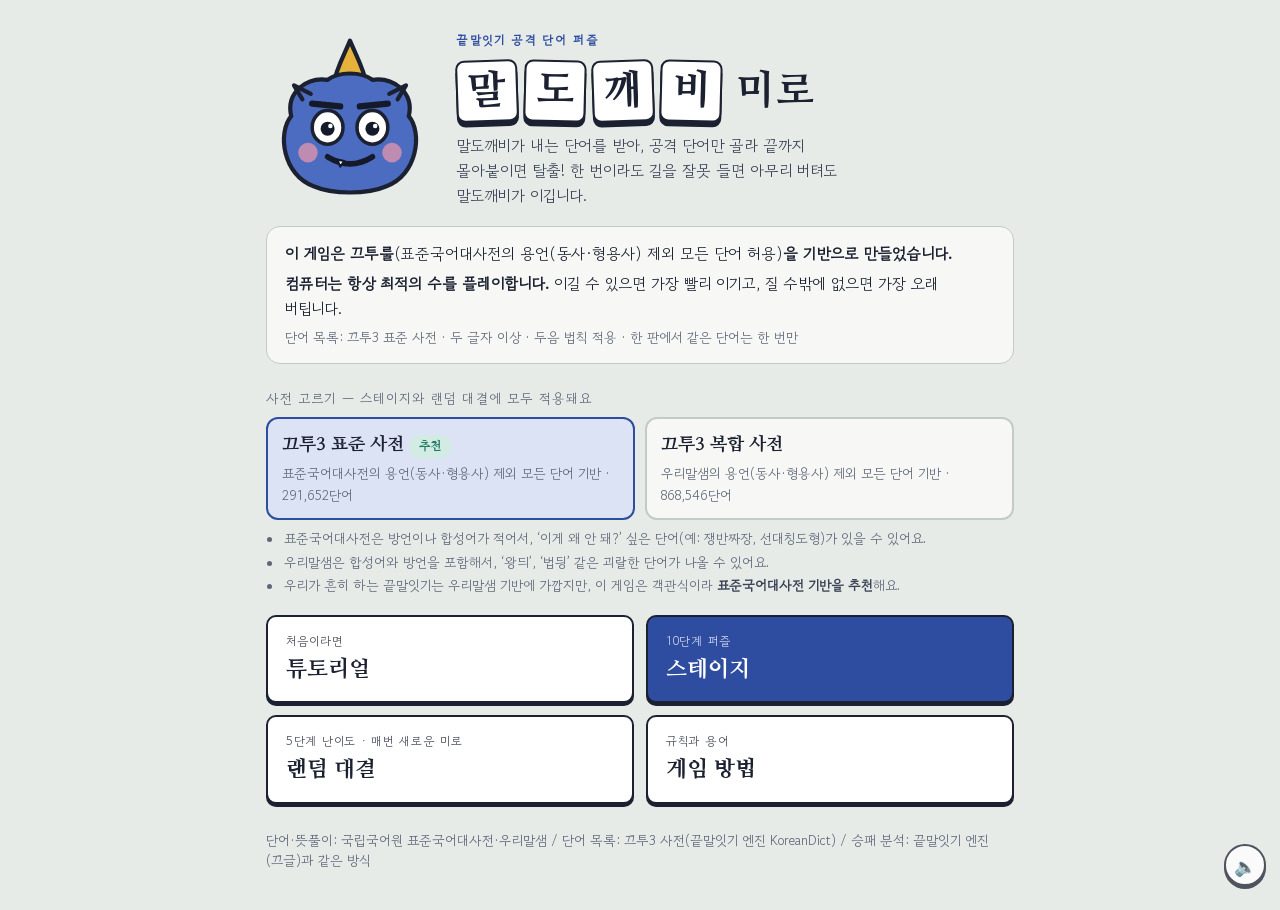
<file: index.html>
<!doctype html>
<html lang="ko">
<head>
<meta charset="utf-8">
<meta name="viewport" content="width=device-width, initial-scale=1, viewport-fit=cover">
<title>말도깨비 미로</title>
<link rel="preconnect" href="https://fonts.googleapis.com">
<link rel="preconnect" href="https://fonts.gstatic.com" crossorigin>
<link rel="stylesheet" href="https://fonts.googleapis.com/css2?family=Gowun+Batang:wght@400;700&family=Gowun+Dodum&family=Nanum+Myeongjo:wght@700;800&display=swap">
<link rel="stylesheet" href="css/style.css?v=15">
</head>
<body>
<div id="app">

  <!-- 불러오는 중 -->
  <section id="scr-load" class="screen screen-center">
    <div class="goblin-slot" data-size="lg"></div>
    <p class="load-title">사전을 펼치는 중…</p>
    <div class="bar" role="progressbar" aria-label="불러오는 중"><span id="load-bar"></span></div>
    <p id="load-msg" class="muted small">단어 29만 개와 뜻풀이를 불러오고 있어요.</p>
  </section>

  <!-- 첫 화면 -->
  <section id="scr-title" class="screen" hidden>
    <div class="title-hero">
      <div class="goblin-slot" data-size="xl"></div>
      <div class="title-text">
        <p class="eyebrow">끝말잇기 공격 단어 퍼즐</p>
        <h1 class="logo"><span class="tile">말</span><span class="tile">도</span><span class="tile">깨</span><span class="tile">비</span><span class="logo-rest">미로</span></h1>
        <p class="lede">말도깨비가 내는 단어를 받아, 공격 단어만 골라 끝까지 몰아붙이면 탈출! 한 번이라도 길을 잘못 들면 아무리 버텨도 말도깨비가 이깁니다.</p>
      </div>
    </div>

    <div class="rule-note" id="rule-note"></div>

    <div class="dict-pick">
      <h3 class="section-label">사전 고르기 <span class="muted small">— 스테이지와 랜덤 대결에 모두 적용돼요</span></h3>
      <div id="dict-choices-title" class="choice-row" role="radiogroup" aria-label="사전"></div>
      <ul class="dict-notes small muted">
        <li>표준국어대사전은 방언이나 합성어가 적어서, ‘이게 왜 안 돼?’ 싶은 단어(예: 쟁반짜장, 선대칭도형)가 있을 수 있어요.</li>
        <li>우리말샘은 합성어와 방언을 포함해서, ‘왕듸’, ‘법딍’ 같은 괴랄한 단어가 나올 수 있어요.</li>
        <li>우리가 흔히 하는 끝말잇기는 우리말샘 기반에 가깝지만, 이 게임은 객관식이라 <b>표준국어대사전 기반을 추천</b>해요.</li>
      </ul>
    </div>

    <nav class="menu">
      <button class="menu-btn" data-go="tutorial"><span class="menu-k">처음이라면</span><span class="menu-t">튜토리얼</span></button>
      <button class="menu-btn primary" data-go="stages"><span class="menu-k">10단계 퍼즐</span><span class="menu-t">스테이지</span></button>
      <button class="menu-btn" data-go="random"><span class="menu-k">5단계 난이도 · 매번 새로운 미로</span><span class="menu-t">랜덤 대결</span></button>
      <button class="menu-btn" data-go="help"><span class="menu-k">규칙과 용어</span><span class="menu-t">게임 방법</span></button>
    </nav>

    <footer class="credits small muted">
      단어·뜻풀이: 국립국어원 표준국어대사전·우리말샘 / 단어 목록: 끄투3 사전(끝말잇기 엔진 KoreanDict) / 승패 분석: 끝말잇기 엔진(끄글)과 같은 방식
    </footer>
  </section>

  <!-- 스테이지 목록 -->
  <section id="scr-stages" class="screen" hidden>
    <header class="topbar">
      <button class="back" data-go="title" aria-label="처음으로">←</button>
      <h2>스테이지</h2>
      <span class="chip" id="stage-progress"></span>
    </header>
    <h3 class="section-label">숫자는 이기기까지 걸리는 수예요. 아무 단계나 골라 도전하세요.</h3>
    <div id="stage-grid" class="stage-grid"></div>
  </section>

  <!-- 랜덤 대결 설정 -->
  <section id="scr-random" class="screen" hidden>
    <header class="topbar">
      <button class="back" data-go="title" aria-label="처음으로">←</button>
      <h2>랜덤 대결</h2>
      <span class="chip" id="random-dict"></span>
    </header>
    <p class="muted">고른 난이도 안에서 매번 새로운 시작 단어와 보기로 미로가 만들어져요. 사전은 처음 화면에서 바꿀 수 있어요.</p>
    <h3 class="section-label">난이도</h3>
    <div id="level-choices" class="choice-row" role="radiogroup" aria-label="난이도"></div>
    <div class="actions">
      <button id="random-start" class="btn primary">미로 들어가기</button>
    </div>
  </section>

  <!-- 게임 방법 -->
  <section id="scr-help" class="screen" hidden>
    <header class="topbar">
      <button class="back" data-go="title" aria-label="처음으로">←</button>
      <h2>게임 방법</h2>
    </header>
    <div class="help">
      <h3>한 판의 흐름</h3>
      <p>화면은 아래에서 위로 올라가는 미로 지도예요. 갈림길마다 길 끝에 단어 팻말이 하나씩 붙어 있고, 길을 고르면 캐릭터가 그 길로 걸어갑니다. 지나온 길 바닥에는 내가 고른 단어와 <b>말도깨비가 받아친 단어</b>가 적혀요. 고르지 않은 길은 그 자리에서 막힙니다.</p>
      <p>말도깨비가 이을 단어를 찾지 못하면 <b>출구</b>가 열려 탈출하고, 내가 이을 단어가 없으면 <b>막다른 길</b>에서 끝납니다.</p>
      <h3>미로</h3>
      <p>게임은 항상 <b>여러분이 이길 수 있는 글자</b>를 받으면서 시작합니다. 보기 가운데 공격 단어를 계속 고르면 결국 말도깨비가 막혀 탈출합니다. 한 번이라도 길을 잘못 들면, 게임은 계속되지만 말도깨비가 반드시 이깁니다. 끝난 뒤 <b>복기</b>에서 어디서 길을 잃었는지 볼 수 있어요.</p>
      <h3>용어</h3>
      <dl class="terms">
        <dt>한방 단어</dt><dd>상대가 이을 단어가 하나도 없는 글자로 끝나는 단어. 예: 사기꾼 (‘꾼’으로 시작하는 단어가 없음)</dd>
        <dt>공격 단어</dt><dd>상대에게 ‘지는 글자’를 넘겨, 상대가 무엇을 해도 결국 이기게 되는 단어</dd>
        <dt>방어 단어</dt><dd>질 수밖에 없는 글자를 받았을 때 최대한 오래 버티려고 내는 단어</dd>
        <dt>N수 승리 / N수 패배</dt><dd>그 단어를 포함해, 양쪽이 최선을 다했을 때 게임이 끝나기까지 오가는 단어 수. 예: ‘탕’은 11수 승리 글자라서, ‘탕’을 넘겨주는 ‘탕탕’은 12수 패배입니다.</dd>
        <dt>돌림 단어</dt><dd>자기 자신의 글자로 돌아오는 단어(예: 껑껑). 순서를 한 번 넘기는 효과가 있어서 승패를 뒤집기도 합니다.</dd>
        <dt>두음 법칙</dt><dd>‘력’을 받으면 ‘역’으로도, ‘로’를 받으면 ‘노’로도 시작할 수 있습니다 (끄투와 같은 범위).</dd>
      </dl>
      <h3>아이템</h3>
      <dl class="terms">
        <dt>형세 판단</dt><dd>지금 받은 글자에서, 둘 다 최선을 다하면 몇 수 후에 누가 이기는지 알려 줘요.</dd>
        <dt>수 읽기</dt><dd>보기마다, 그 단어를 내면 말도깨비가 무슨 단어로 받아칠지 보여 줘요.</dd>
        <dt>최선의 수</dt><dd>보기 중 최선의 수에 표시해요. 이길 수 있으면 가장 빨리 이기는 수, 질 수밖에 없으면 가장 오래 버티는 수예요.</dd>
        <dt>전 턴으로 돌아가기</dt><dd>내가 낸 단어와 말도깨비의 대답을 취소하고 바로 전 내 차례로 돌아가요. 막혀서 졌을 때는 게임 오버 전에 쓸지 먼저 물어봐요.</dd>
      </dl>
      <p class="small muted">아이템은 모든 스테이지와 랜덤 대결에서 함께 쓰고, 한 차례에 종류마다 한 번씩 쓸 수 있어요. 아이템은 관리자가 게임 화면의 ‘아이템 추가’에서 넣어 줍니다.</p>
      <h3>규칙</h3>
      <ul>
        <li>끄투룰: 고른 사전(표준국어대사전 기반 또는 우리말샘 기반)에서 <b>용언(동사·형용사)을 제외한 모든 단어</b>를 허용합니다. 명사뿐 아니라 부사·감탄사·관형사·수사·대명사·의존 명사·구·품사 없는 말까지 쓸 수 있고, 동사·형용사는 끄투처럼 쓰지 않습니다.</li>
        <li>단어 목록은 끄투3 사전(표준 사전·복합 사전)을 따르며, 두 글자 이상이어야 합니다.</li>
        <li>한 판에서 이미 나온 단어는 다시 쓸 수 없습니다. 말도깨비는 이것까지 계산합니다.</li>
        <li>랜덤 대결에서는 보기에 없는 단어를 <b>직접 입력</b>할 수도 있어요. 단, 승패가 정해지지 않는 ‘루트’ 글자로 이어지는 단어는 쓸 수 없어요.</li>
        <li>말도깨비는 항상 최적의 수를 둡니다. 이길 수 있으면 가장 빨리 이기고, 질 수밖에 없으면 가장 오래 버팁니다.</li>
      </ul>
      <p class="small muted">승패 분석은 끝말잇기 엔진(끄글)과 같은 방식입니다. 서로 짝지어 주고받을 수 있는 순환 단어(돌림 단어 짝, 두 글자 순환)는 승패를 바꾸지 않으므로 계산에서 빼고, 끝까지 승패가 정해지지 않는 ‘루트’ 글자는 게임에 나오지 않습니다.</p>
    </div>
  </section>

  <!-- 게임 -->
  <section id="scr-game" class="screen game" hidden>
    <header class="topbar">
      <button class="back" id="game-exit" aria-label="나가기">←</button>
      <h2 id="game-title">스테이지</h2>
      <span class="chip" id="game-dict"></span>
      <span class="chip" id="game-turn"></span>
      <button class="btn small-btn" id="game-retry" title="이 판을 처음부터 다시 해요">다시 하기</button>
    </header>

    <div class="opponent">
      <div class="goblin-slot" data-size="md" id="game-goblin"></div>
      <div class="bubble" id="cpu-bubble" aria-live="polite">
        <div class="bubble-word" id="cpu-word"></div>
        <p class="bubble-def" id="cpu-def"></p>
      </div>
    </div>

    <ol class="chain" id="chain" aria-label="지금까지 나온 단어"></ol>

    <div class="prompt" id="prompt">
      <span class="tile big" id="prompt-char">탕</span>
      <div class="prompt-text">
        <p id="prompt-line">으로 시작하는 단어를 고르세요</p>
        <p class="small muted" id="prompt-alt"></p>
      </div>
    </div>

    <div class="items" id="items" role="group" aria-label="아이템">
      <button class="item" data-item="state" title="둘 다 최선을 다하면 몇 수 후에 이기는지 지는지 알려 줘요"><span class="item-t">형세 판단</span><span class="item-n" id="n-state">0</span></button>
      <button class="item" data-item="peek" title="보기마다 말도깨비가 어떻게 받아칠지 보여 줘요"><span class="item-t">수 읽기</span><span class="item-n" id="n-peek">0</span></button>
      <button class="item" data-item="best" title="보기 중 최선의 수를 알려 줘요"><span class="item-t">최선의 수</span><span class="item-n" id="n-best">0</span></button>
      <button class="item" data-item="undo" title="내 단어와 말도깨비의 대답을 취소하고 바로 전 내 차례로 돌아가요"><span class="item-t">전 턴으로</span><span class="item-n" id="n-undo">0</span></button>
      <button class="item-add" id="item-add">아이템 추가</button>
    </div>
    <p class="item-note" id="item-note" hidden></p>

    <div class="coach" id="coach" hidden></div>

    <div class="map" id="map">
      <div class="map-inner" id="map-inner">
        <svg class="map-svg" id="map-svg" aria-hidden="true"></svg>
        <div class="options" id="options" role="group" aria-label="갈림길"></div>
        <div class="walker" id="walker" aria-hidden="true"></div>
      </div>
    </div>

    <form class="direct" id="direct" autocomplete="off" hidden>
      <button type="button" class="linklike" id="direct-toggle">보기에 없는 단어를 알고 있다면? <b>직접 입력</b></button>
      <div class="direct-row" id="direct-row" hidden>
        <input type="text" id="direct-input" lang="ko" maxlength="30" placeholder="단어 입력" aria-label="직접 입력할 단어">
        <button type="submit" class="btn primary" id="direct-go">내기</button>
      </div>
      <p class="err" id="direct-err" role="alert"></p>
    </form>
  </section>

  <!-- 관리자: 아이템 추가 -->
  <div id="admin" class="overlay center" hidden>
    <form class="sheet admin-sheet" id="admin-form" role="dialog" aria-modal="true" aria-labelledby="admin-title" autocomplete="off">
      <h2 id="admin-title">아이템 추가</h2>
      <p class="muted small" id="admin-msg"></p>

      <div class="admin-step" data-step="setup">
        <label class="field"><span>새 관리자 암호 (4자 이상)</span><input type="password" id="adm-new1"></label>
        <label class="field"><span>한 번 더</span><input type="password" id="adm-new2"></label>
      </div>

      <div class="admin-step" data-step="grant">
        <label class="field"><span>관리자 암호</span><input type="password" id="adm-pw"></label>
        <fieldset class="field">
          <legend>아이템</legend>
          <div class="seg">
            <label><input type="radio" name="adm-item" value="state" checked><span>형세 판단</span></label>
            <label><input type="radio" name="adm-item" value="peek"><span>수 읽기</span></label>
            <label><input type="radio" name="adm-item" value="best"><span>최선의 수</span></label>
            <label><input type="radio" name="adm-item" value="undo"><span>전 턴으로 돌아가기</span></label>
          </div>
        </fieldset>
        <label class="field"><span>개수 (빼려면 앞에 - 를 붙여요, 예: -2)</span><input type="number" id="adm-count" min="-99" max="99" value="1"></label>
        <button type="button" class="linklike" id="adm-to-change">관리자 암호 바꾸기</button>
      </div>

      <div class="admin-step" data-step="change">
        <label class="field"><span>지금 암호</span><input type="password" id="adm-old"></label>
        <label class="field"><span>새 암호 (4자 이상)</span><input type="password" id="adm-c1"></label>
        <label class="field"><span>한 번 더</span><input type="password" id="adm-c2"></label>
      </div>

      <p class="err" id="admin-err" role="alert"></p>
      <div class="actions">
        <button type="button" class="btn" id="adm-cancel">닫기</button>
        <button type="submit" class="btn primary" id="adm-ok">추가</button>
      </div>
    </form>
  </div>

  <!-- 졌을 때: 전 턴으로 돌아갈까요? -->
  <div id="ask" class="overlay center" hidden>
    <div class="sheet ask-sheet" role="dialog" aria-modal="true" aria-labelledby="ask-title">
      <div class="result-head lose">
        <div class="goblin-slot" data-size="md" id="ask-goblin"></div>
        <div>
          <h2 id="ask-title">막혔어요!</h2>
          <p id="ask-msg"></p>
          <p class="small muted" id="ask-left"></p>
        </div>
      </div>
      <div class="actions">
        <button class="btn" id="ask-no">아니요</button>
        <button class="btn primary" id="ask-yes">전 턴으로 돌아가기</button>
      </div>
    </div>
  </div>

  <div class="tip" id="tip" role="tooltip" hidden></div>

  <div class="toast" id="toast" role="status" hidden></div>

  <!-- 결과 -->
  <div id="result" class="overlay" hidden>
    <div class="sheet" role="dialog" aria-modal="true" aria-labelledby="result-title">
      <div class="result-head">
        <div class="goblin-slot" data-size="md" id="result-goblin"></div>
        <div>
          <p class="eyebrow" id="result-kicker"></p>
          <h2 id="result-title"></h2>
          <p id="result-msg"></p>
          <p class="dueum-note small" id="result-note" hidden></p>
        </div>
      </div>
      <h3 class="section-label">복기</h3>
      <ol class="review" id="review"></ol>
      <div class="actions">
        <button class="btn" id="res-list">목록으로</button>
        <button class="btn" id="res-retry">다시 하기</button>
        <button class="btn primary" id="res-next">다음 단계</button>
      </div>
    </div>
  </div>

</div>
<audio id="bgm-lobby" preload="auto" src="audio/bgm_lobby.mp3?v=12"></audio>
<audio id="bgm-game" preload="auto" src="audio/bgm_game.mp3?v=12"></audio>
<button id="mute" class="mute" aria-pressed="false" title="소리 끄기/켜기" aria-label="소리 끄기">🔈</button>
<script src="js/engine.js?v=15"></script>
<script src="js/sha256.js?v=15"></script>
<script src="js/sound.js?v=15"></script>
<script src="js/goblin.js?v=15"></script>
<script src="js/game.js?v=15"></script>
</body>
</html>
</file>
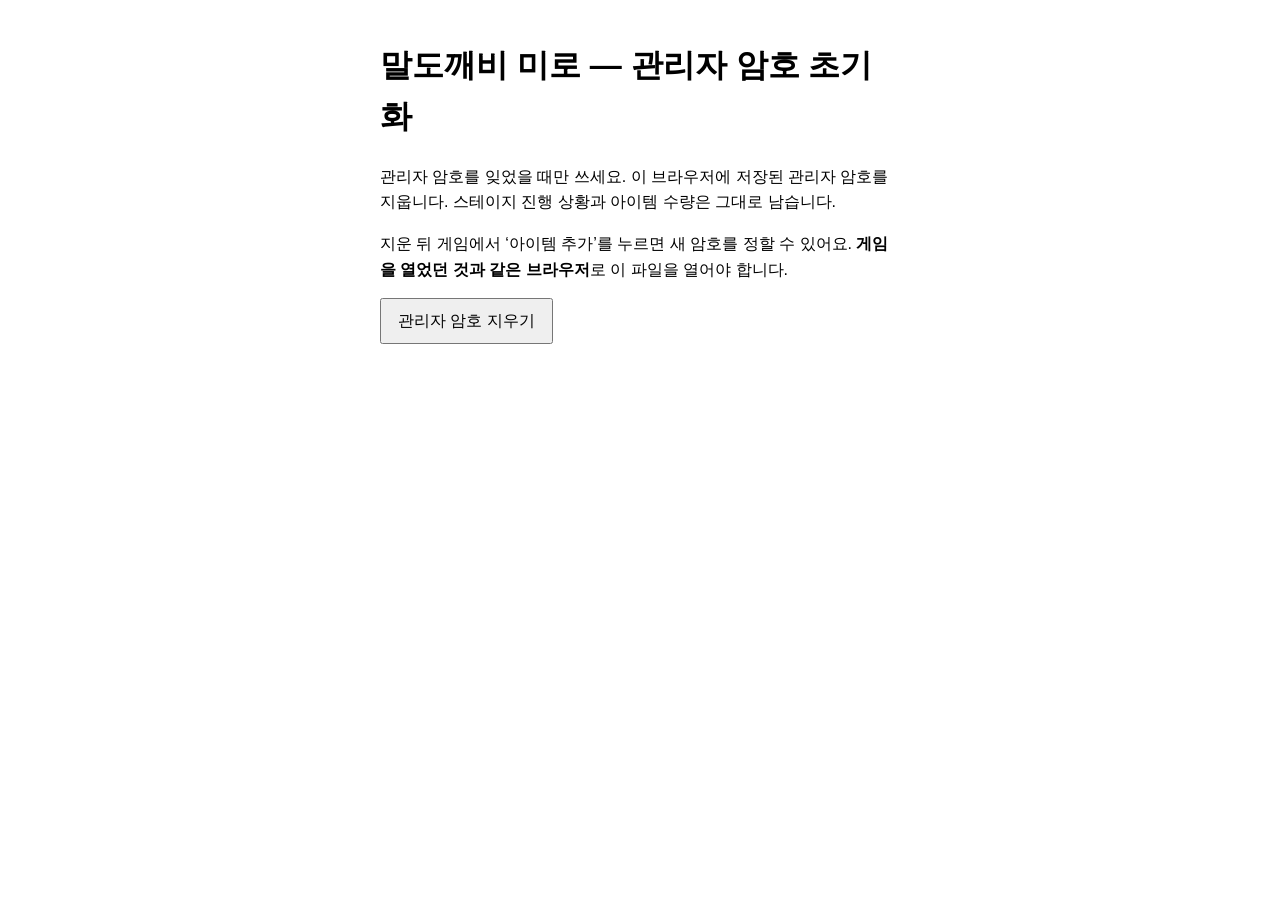
<file: tools/reset_admin.html>
<!doctype html>
<html lang="ko">
<head>
<meta charset="utf-8">
<title>관리자 암호 초기화</title>
<style>
  body { font-family: "Malgun Gothic", sans-serif; max-width: 520px; margin: 40px auto; padding: 0 16px; line-height: 1.6; }
  button { font: inherit; padding: 8px 16px; cursor: pointer; }
  #msg { margin-top: 12px; font-weight: bold; }
</style>
</head>
<body>
<h1>말도깨비 미로 — 관리자 암호 초기화</h1>
<p>관리자 암호를 잊었을 때만 쓰세요. 이 브라우저에 저장된 관리자 암호를 지웁니다. 스테이지 진행 상황과 아이템 수량은 그대로 남습니다.</p>
<p>지운 뒤 게임에서 ‘아이템 추가’를 누르면 새 암호를 정할 수 있어요. <b>게임을 열었던 것과 같은 브라우저</b>로 이 파일을 열어야 합니다.</p>
<button id="go">관리자 암호 지우기</button>
<p id="msg"></p>
<script>
document.getElementById('go').onclick = function () {
  if (!confirm('관리자 암호를 지울까요?')) return;
  try { localStorage.removeItem('km-maze-admin'); document.getElementById('msg').textContent = '지웠어요. 이제 게임에서 새 암호를 정하세요.'; }
  catch (e) { document.getElementById('msg').textContent = '지우지 못했어요: ' + e.message; }
};
</script>
</body>
</html>
</file>
<file: css/style.css>
/* 말도깨비 미로 — 쪽빛·치자·청자·연지, 활자 블록 */
:root {
  color-scheme: light;
  --bg: #E6EBE8;
  --bg-deep: #D9E0DC;
  --surface: #F7F8F5;
  --surface-2: #FFFFFF;
  --ink: #1B2130;
  --ink-soft: #3A4254;
  --muted: #5E6778;
  --line: #C3CBC7;
  --accent: #2F4DA0;
  --accent-ink: #FFFFFF;
  --accent-soft: #DCE3F4;
  --gold: #D99F25;
  --gold-soft: #F5E1AE;
  --win: #237C65;
  --win-soft: #D3ECE3;
  --lose: #B83450;
  --lose-soft: #F5D8DE;
  --seal: #C4452F;
  --gob-skin: #4C6CC2;
  --gob-dark: #1B2130;
  --gob-horn: #E6B23C;
  --gob-cheek: #F09AA8;
  --overlay: rgba(20, 26, 40, .5);
  --shadow: 0 1px 0 rgba(27, 33, 48, .05), 0 12px 28px -18px rgba(27, 33, 48, .45);

  --f-display: "Nanum Myeongjo", "Batang", "바탕", "AppleMyungjo", "Noto Serif KR", serif;
  --f-body: "Gowun Dodum", "Malgun Gothic", "맑은 고딕", "Apple SD Gothic Neo", "Noto Sans KR", sans-serif;
  --f-dict: "Gowun Batang", "Batang", "바탕", "AppleMyungjo", serif;

  --t-xs: 12px; --t-sm: 13.5px; --t-md: 15.5px; --t-lg: 18px; --t-xl: 22px; --t-2xl: 30px; --t-3xl: 44px;
  --r: 10px;
}
@media (prefers-color-scheme: dark) {
  :root:not([data-theme="light"]) {
    color-scheme: dark;
    --bg: #10152A;
    --bg-deep: #0B0F20;
    --surface: #182038;
    --surface-2: #1E2744;
    --ink: #E8EBF3;
    --ink-soft: #C4CADA;
    --muted: #97A0B7;
    --line: #2F3956;
    --accent: #8EA7F2;
    --accent-ink: #0F1426;
    --accent-soft: #24304F;
    --gold: #F0C25A;
    --gold-soft: #3B3322;
    --win: #56C7A5;
    --win-soft: #16392F;
    --lose: #EE7890;
    --lose-soft: #43202C;
    --seal: #EB7A63;
    --gob-skin: #5E80D8;
    --gob-dark: #0B0F20;
    --gob-horn: #F0C25A;
    --gob-cheek: #E88E9F;
    --overlay: rgba(4, 6, 14, .66);
    --shadow: 0 1px 0 rgba(0, 0, 0, .2), 0 14px 30px -18px rgba(0, 0, 0, .8);
  }
}
:root[data-theme="dark"] {
  color-scheme: dark;
  --bg: #10152A;
  --bg-deep: #0B0F20;
  --surface: #182038;
  --surface-2: #1E2744;
  --ink: #E8EBF3;
  --ink-soft: #C4CADA;
  --muted: #97A0B7;
  --line: #2F3956;
  --accent: #8EA7F2;
  --accent-ink: #0F1426;
  --accent-soft: #24304F;
  --gold: #F0C25A;
  --gold-soft: #3B3322;
  --win: #56C7A5;
  --win-soft: #16392F;
  --lose: #EE7890;
  --lose-soft: #43202C;
  --seal: #EB7A63;
  --gob-skin: #5E80D8;
  --gob-dark: #0B0F20;
  --gob-horn: #F0C25A;
  --gob-cheek: #E88E9F;
  --overlay: rgba(4, 6, 14, .66);
  --shadow: 0 1px 0 rgba(0, 0, 0, .2), 0 14px 30px -18px rgba(0, 0, 0, .8);
}

* { box-sizing: border-box; }
html, body { height: 100%; }
body {
  margin: 0;
  background: var(--bg);
  color: var(--ink);
  font-family: var(--f-body);
  font-size: var(--t-md);
  line-height: 1.6;
  -webkit-font-smoothing: antialiased;
  word-break: keep-all;
  overflow-wrap: anywhere;
}
[hidden] { display: none !important; }
button { font: inherit; color: inherit; }
:focus-visible { outline: 3px solid var(--gold); outline-offset: 2px; }

#app {
  max-width: 780px;
  margin: 0 auto;
  padding-inline: 16px;
  padding-block: 18px 40px;
  min-height: 100%;
}
.screen { display: flex; flex-direction: column; gap: 18px; }
.screen-center { align-items: center; justify-content: center; min-height: 80vh; text-align: center; }
.muted { color: var(--muted); }
.small { font-size: var(--t-sm); }
h1, h2, h3 { margin: 0; text-wrap: balance; }
p { margin: 0; }

.eyebrow {
  font-size: var(--t-xs);
  letter-spacing: .14em;
  color: var(--accent);
  font-weight: 700;
}
.section-label {
  font-size: var(--t-sm);
  letter-spacing: .08em;
  color: var(--muted);
  font-weight: 400;
  margin-top: 6px;
}

/* ---------- 활자 블록 ---------- */
.tile {
  display: inline-grid;
  place-items: center;
  width: 1.55em;
  height: 1.55em;
  font-family: var(--f-display);
  font-weight: 800;
  line-height: 1;
  background: var(--surface-2);
  color: var(--ink);
  border: 2px solid var(--ink);
  border-radius: .22em;
  box-shadow: 0 .12em 0 var(--ink);
}
.tile.big { font-size: 46px; background: var(--gold-soft); }
.tile.hot { background: var(--gold-soft); }
.tile.win { background: var(--win-soft); }
.tile.lose { background: var(--lose-soft); }
.stamp { animation: stamp .42s cubic-bezier(.2, .9, .3, 1.2) both; }
@keyframes stamp {
  0% { transform: scale(1.35) rotate(-5deg); opacity: 0; }
  60% { transform: scale(.95) rotate(1deg); opacity: 1; }
  100% { transform: none; }
}

/* ---------- 버튼 ---------- */
.btn, .menu-btn, .back {
  cursor: pointer;
  background: var(--surface-2);
  border: 2px solid var(--ink);
  border-radius: var(--r);
  box-shadow: 0 3px 0 var(--ink);
  transition: transform .08s, box-shadow .08s, background .15s;
}
.btn { padding: 10px 18px; font-size: var(--t-md); }
.btn:hover, .menu-btn:hover, .back:hover { background: var(--accent-soft); }
.btn:active, .menu-btn:active, .back:active { transform: translateY(2px); box-shadow: 0 1px 0 var(--ink); }
.btn.primary, .menu-btn.primary { background: var(--accent); color: var(--accent-ink); }
.btn.primary:hover, .menu-btn.primary:hover { filter: brightness(1.08); background: var(--accent); }
.btn:disabled { opacity: .45; cursor: not-allowed; }
.back { width: 40px; height: 40px; display: grid; place-items: center; font-size: 18px; padding: 0; flex: none; }
.actions { display: flex; flex-wrap: wrap; gap: 10px; justify-content: flex-end; }

.chip {
  display: inline-flex;
  align-items: center;
  gap: 4px;
  padding: 2px 10px;
  border-radius: 999px;
  background: var(--bg-deep);
  color: var(--ink-soft);
  font-size: var(--t-xs);
  white-space: nowrap;
}
.chip.win { background: var(--win-soft); color: var(--win); }
.chip.lose { background: var(--lose-soft); color: var(--lose); }

/* ---------- 불러오기 ---------- */
.load-title { font-family: var(--f-display); font-weight: 800; font-size: var(--t-xl); }
.bar { width: min(320px, 80vw); height: 10px; border: 2px solid var(--ink); border-radius: 999px; overflow: hidden; background: var(--surface-2); }
.bar span { display: block; height: 100%; width: 0; background: var(--accent); transition: width .2s; }

/* ---------- 말도깨비 ---------- */
.goblin-slot { position: relative; flex: none; }
.goblin-slot[data-size="xl"] { width: 168px; height: 168px; }
.goblin-slot[data-size="lg"] { width: 120px; height: 120px; }
.goblin-slot[data-size="md"] { width: 84px; height: 84px; }
.goblin { width: 100%; height: 100%; overflow: visible; }
.gb-skin { fill: var(--gob-skin); stroke: var(--gob-dark); stroke-width: 3; }
.gb-horn { fill: var(--gob-horn); stroke: var(--gob-dark); stroke-width: 3; stroke-linejoin: round; }
.gb-hornband { stroke: var(--gob-dark); stroke-width: 3; }
.gb-tuft { fill: none; stroke: var(--gob-dark); stroke-width: 3; stroke-linecap: round; stroke-linejoin: round; }
.gb-eye { fill: #FFFFFF; stroke: var(--gob-dark); stroke-width: 2.5; }
.gb-pupil { fill: #141A2A; }
.gb-shine { fill: #FFFFFF; }
.gb-line { fill: none; stroke: #141A2A; stroke-linecap: round; }
.gb-mouth { fill: #3A1520; stroke: #141A2A; stroke-width: 3; stroke-linejoin: round; }
.gb-fang { fill: #FFFFFF; stroke: #141A2A; stroke-width: 1.5; stroke-linejoin: round; }
.gb-cheek { fill: var(--gob-cheek); opacity: .7; }
.gb-sweat { fill: #9FD3F0; stroke: #141A2A; stroke-width: 1.5; }
.goblin.mood-idle { animation: bob 3.2s ease-in-out infinite; transform-origin: 50% 90%; }
.goblin.mood-shock { animation: shake .4s ease-in-out 2; }
.goblin.mood-smug, .goblin.mood-cheer { animation: hop .6s ease-out 1; }
@keyframes bob { 50% { transform: translateY(-3px) rotate(-1.5deg); } }
@keyframes shake { 25% { transform: translateX(-4px); } 75% { transform: translateX(4px); } }
@keyframes hop { 40% { transform: translateY(-8px); } }
.goblin-dots { position: absolute; right: -6px; top: 2px; display: flex; gap: 3px; }
.goblin-dots i { width: 6px; height: 6px; border-radius: 50%; background: var(--ink); animation: dot 1s infinite ease-in-out; }
.goblin-dots i:nth-child(2) { animation-delay: .15s; }
.goblin-dots i:nth-child(3) { animation-delay: .3s; }
@keyframes dot { 50% { transform: translateY(-5px); opacity: .4; } }

/* ---------- 첫 화면 ---------- */
.title-hero { display: flex; align-items: center; gap: 22px; margin-top: 12px; }
.title-text { display: flex; flex-direction: column; gap: 10px; min-width: 0; }
.logo { display: flex; flex-wrap: wrap; align-items: center; gap: 6px; font-size: 40px; }
.logo .tile { font-size: 40px; }
.logo .tile:nth-child(odd) { transform: rotate(-2deg); }
.logo .tile:nth-child(even) { transform: rotate(1.5deg); }
.logo-rest { font-family: var(--f-display); font-weight: 800; margin-left: 8px; letter-spacing: .04em; }
.lede { color: var(--ink-soft); max-width: 46ch; }
.rule-note {
  background: var(--surface);
  border: 1.5px solid var(--line);
  border-radius: 14px;
  padding: 14px 18px;
  display: flex;
  flex-direction: column;
  gap: 6px;
}
.menu { display: grid; grid-template-columns: repeat(2, minmax(0, 1fr)); gap: 12px; }
.menu-btn { display: flex; flex-direction: column; align-items: flex-start; gap: 2px; padding: 14px 18px; text-align: left; }
.menu-k { font-size: var(--t-xs); letter-spacing: .06em; opacity: .8; }
.menu-t { font-family: var(--f-display); font-weight: 800; font-size: var(--t-xl); }
.credits { margin-top: 8px; line-height: 1.5; }

/* ---------- 상단 바 ---------- */
.topbar { display: flex; align-items: center; gap: 10px; flex-wrap: wrap; }
.topbar h2 { font-family: var(--f-display); font-weight: 800; font-size: var(--t-xl); margin-right: auto; }

/* ---------- 스테이지 ---------- */
.stage-grid { display: grid; grid-template-columns: repeat(auto-fill, minmax(118px, 1fr)); gap: 10px; }
.stage-grid.tut { grid-template-columns: repeat(auto-fill, minmax(200px, 1fr)); }
.stage {
  position: relative;
  cursor: pointer;
  display: flex;
  flex-direction: column;
  align-items: flex-start;
  gap: 4px;
  padding: 12px 14px;
  text-align: left;
  background: var(--surface);
  border: 1.5px solid var(--line);
  border-radius: 12px;
  transition: border-color .15s, transform .1s;
}
.stage:hover:not(:disabled) { border-color: var(--accent); transform: translateY(-1px); }
.stage:disabled { cursor: not-allowed; opacity: .5; }
.stage-no { font-family: var(--f-display); font-weight: 800; font-size: var(--t-2xl); line-height: 1; }
.stage-name { font-family: var(--f-display); font-weight: 800; font-size: var(--t-lg); }
.stage-start { font-size: var(--t-sm); color: var(--muted); }

/* ---------- 랜덤 설정 ---------- */
.choice-row { display: grid; grid-template-columns: repeat(auto-fit, minmax(160px, 1fr)); gap: 10px; }
.choice {
  cursor: pointer;
  display: flex; flex-direction: column; gap: 3px; align-items: flex-start; text-align: left;
  padding: 12px 14px;
  background: var(--surface);
  border: 2px solid var(--line);
  border-radius: 12px;
}
.choice[aria-checked="true"] { border-color: var(--accent); background: var(--accent-soft); }
.choice:disabled { opacity: .45; cursor: not-allowed; }
.choice-t { font-family: var(--f-display); font-weight: 800; font-size: var(--t-lg); }
.choice-d { font-size: var(--t-sm); color: var(--muted); }

/* ---------- 게임 ---------- */
.opponent { display: flex; align-items: flex-start; gap: 14px; }
.bubble {
  position: relative;
  flex: 1;
  min-width: 0;
  min-height: 84px;
  background: var(--surface-2);
  border: 2px solid var(--ink);
  border-radius: 14px;
  padding: 12px 16px;
  box-shadow: var(--shadow);
}
.bubble::before {
  content: "";
  position: absolute; left: -11px; top: 26px;
  border: 10px solid transparent; border-right-color: var(--ink); border-left: 0;
}
.bubble::after {
  content: "";
  position: absolute; left: -7px; top: 28px;
  border: 8px solid transparent; border-right-color: var(--surface-2); border-left: 0;
}
.bubble-word { display: flex; flex-wrap: wrap; gap: 5px; font-size: 26px; min-height: 40px; align-items: center; }
.bubble-def { font-family: var(--f-dict); color: var(--ink-soft); font-size: var(--t-sm); margin-top: 8px; }
.bubble-word .say { font-family: var(--f-body); font-size: var(--t-md); color: var(--muted); }
.pos { font-family: var(--f-body); font-size: var(--t-xs); color: var(--muted); margin-right: 4px; white-space: nowrap; }
.cat { color: var(--accent); }

.chain {
  list-style: none; margin: 0; padding: 4px 0 8px;
  display: flex; gap: 6px; overflow-x: auto; scrollbar-width: thin;
}
.chain li {
  flex: none;
  font-family: var(--f-display); font-weight: 700;
  font-size: var(--t-sm);
  padding: 3px 10px;
  border-radius: 999px;
  border: 1.5px solid transparent;
}
.chain li.cpu { background: var(--accent-soft); color: var(--ink); }
.chain li.me { background: var(--gold-soft); color: var(--ink); }
.chain li.empty { color: var(--muted); font-family: var(--f-body); font-weight: 400; padding-left: 0; }

.prompt { display: flex; align-items: center; gap: 16px; }
.prompt-text p:first-child { font-size: var(--t-lg); }
.prompt-text b { font-family: var(--f-display); }

.coach {
  background: var(--accent-soft);
  border-radius: 12px;
  padding: 12px 16px;
  display: flex; gap: 10px; align-items: flex-start;
}
.coach .chip { background: var(--accent); color: var(--accent-ink); margin-top: 2px; }

.options { display: flex; flex-direction: column; gap: 10px; }
.opt {
  cursor: pointer;
  display: grid;
  grid-template-columns: auto 1fr;
  gap: 4px 14px;
  align-items: start;
  text-align: left;
  padding: 14px 16px;
  background: var(--surface);
  border: 2px solid var(--line);
  border-radius: 12px;
  transition: border-color .15s, transform .12s, opacity .2s, background .15s;
}
.opt:hover:not(:disabled) { border-color: var(--accent); transform: translateY(-1px); background: var(--surface-2); }
.opt:disabled { cursor: default; }
.opt .key {
  grid-row: 1 / span 2;
  width: 28px; height: 28px; margin-top: 3px;
  display: grid; place-items: center;
  border: 1.5px solid var(--line); border-radius: 7px;
  font-size: var(--t-sm); color: var(--muted);
}
.opt .w { font-family: var(--f-display); font-weight: 800; font-size: 25px; letter-spacing: .03em; line-height: 1.3; }
.opt .w .head { color: var(--accent); }
.opt .d { font-family: var(--f-dict); color: var(--ink-soft); font-size: var(--t-sm); line-height: 1.55; }
.opt.chosen { border-color: var(--accent); background: var(--surface-2); }
.opt.faded { opacity: .38; }
.options.busy .opt { pointer-events: none; }

/* ---------- 결과 ---------- */
.overlay {
  position: fixed; inset: 0; z-index: 10;
  background: var(--overlay);
  display: flex; align-items: flex-end; justify-content: center;
  padding: 16px;
  padding-top: calc(16px + env(safe-area-inset-top, 0px));
  padding-bottom: calc(16px + env(safe-area-inset-bottom, 0px));
}
.sheet {
  width: min(760px, 100%);
  max-height: 100%;
  overflow: auto;
  background: var(--surface);
  border: 2px solid var(--ink);
  border-radius: 18px;
  padding: 20px;
  display: flex; flex-direction: column; gap: 12px;
  box-shadow: var(--shadow);
  animation: rise .3s ease-out both;
}
@keyframes rise { from { transform: translateY(24px); opacity: 0; } }
.result-head { display: flex; align-items: center; gap: 16px; }
.result-head h2 { font-family: var(--f-display); font-weight: 800; font-size: var(--t-2xl); }
.result-head.win h2 { color: var(--win); }
.result-head.lose h2 { color: var(--lose); }

.review { list-style: none; margin: 0; padding: 0; display: flex; flex-direction: column; gap: 8px; }
.review li {
  display: grid;
  grid-template-columns: 64px 1fr;
  gap: 2px 12px;
  padding: 10px 12px;
  border-radius: 10px;
  background: var(--surface-2);
}
.review li.mistake { outline: 2px solid var(--lose); }
.review .who { font-size: var(--t-xs); color: var(--muted); padding-top: 6px; }
.review .rw { display: flex; flex-wrap: wrap; align-items: center; gap: 6px 10px; }
.review .rw b { font-family: var(--f-display); font-weight: 800; font-size: var(--t-lg); }
.review .rd { grid-column: 2; font-family: var(--f-dict); font-size: var(--t-xs); color: var(--muted); }
.review .alts { grid-column: 2; display: flex; flex-wrap: wrap; gap: 6px; margin-top: 4px; }
.review .alts .chip { font-size: var(--t-xs); }
.review .alts .chip b { font-family: var(--f-display); font-weight: 700; color: var(--ink); }
.review .flag { color: var(--lose); font-size: var(--t-xs); font-weight: 700; }

/* ---------- 게임 방법 ---------- */
.help { display: flex; flex-direction: column; gap: 10px; max-width: 66ch; }
.help h3 { font-family: var(--f-display); font-weight: 800; font-size: var(--t-lg); margin-top: 8px; }
.help ul { margin: 0; padding-left: 20px; display: flex; flex-direction: column; gap: 4px; }
.terms { margin: 0; display: grid; grid-template-columns: max-content 1fr; gap: 8px 16px; }
.terms dt { font-family: var(--f-display); font-weight: 800; }
.terms dd { margin: 0; color: var(--ink-soft); }

/* ---------- 좁은 화면 ---------- */
@media (max-width: 560px) {
  .title-hero { flex-direction: column; align-items: flex-start; gap: 8px; }
  .goblin-slot[data-size="xl"] { width: 120px; height: 120px; }
  .logo, .logo .tile { font-size: 30px; }
  .menu { grid-template-columns: 1fr; }
  .goblin-slot[data-size="md"] { width: 64px; height: 64px; }
  .bubble-word { font-size: 22px; }
  .tile.big { font-size: 38px; }
  .opt .w { font-size: 22px; }
  .terms { grid-template-columns: 1fr; }
  .terms dd { margin-bottom: 6px; }
  .review li { grid-template-columns: 1fr; }
  .review .rd, .review .alts { grid-column: 1; }
}
@media (prefers-reduced-motion: reduce) {
  *, *::before, *::after { animation: none !important; transition: none !important; }
}

/* ---------- 사전 고르기 ---------- */
.dict-pick { display: flex; flex-direction: column; gap: 8px; }
.dict-notes { margin: 0; padding-left: 18px; display: flex; flex-direction: column; gap: 2px; }
.dict-notes b { color: var(--ink-soft); }

/* ---------- 아이템 ---------- */
.items { display: flex; flex-wrap: wrap; align-items: center; gap: 8px; }
.item {
  cursor: pointer;
  display: inline-flex; align-items: center; gap: 8px;
  padding: 5px 6px 5px 14px;
  background: var(--surface);
  border: 1.5px solid var(--line);
  border-radius: 999px;
  font-size: var(--t-sm);
  transition: border-color .15s, background .15s;
}
.item:hover:not(:disabled) { border-color: var(--gold); background: var(--surface-2); }
.item:disabled { cursor: not-allowed; opacity: .5; }
.item.on { border-color: var(--gold); opacity: 1; }
.item-n {
  min-width: 26px; height: 26px; padding: 0 7px;
  display: grid; place-items: center;
  border-radius: 999px;
  background: var(--gold-soft);
  font-weight: 700;
  font-variant-numeric: tabular-nums;
}
.item-add {
  cursor: pointer;
  margin-left: auto;
  background: none; border: 0; padding: 4px 2px;
  color: var(--muted);
  font-size: var(--t-xs);
  text-decoration: underline;
  text-underline-offset: 3px;
}
.item-add:hover { color: var(--ink); }
.item-note {
  padding: 10px 14px;
  border-radius: 10px;
  background: var(--surface);
  border: 1.5px solid var(--line);
}
.item-note.win { border-color: var(--win); background: var(--win-soft); }
.item-note.lose { border-color: var(--lose); background: var(--lose-soft); }
.item-note .chip { margin-right: 6px; }
.opt .peek { grid-column: 2; font-size: var(--t-sm); color: var(--accent); }
.opt .peek b { font-family: var(--f-display); }
.opt.best { border-color: var(--gold); box-shadow: 0 0 0 3px var(--gold-soft); }
.opt .badge {
  display: inline-block; vertical-align: middle;
  margin-left: 10px; padding: 1px 9px;
  border-radius: 999px;
  background: var(--gold); color: #1B2130;
  font-family: var(--f-body); font-size: var(--t-xs); font-weight: 700; letter-spacing: .04em;
}
.dueum-note { color: var(--accent); margin-top: 4px; }
#prompt-alt { color: var(--accent); }

/* ---------- 관리자 창 ---------- */
.overlay.center { align-items: center; }
.admin-sheet { max-width: 440px; }
.admin-sheet h2 { font-family: var(--f-display); font-weight: 800; font-size: var(--t-xl); }
.admin-step { display: flex; flex-direction: column; gap: 12px; }
.field { display: flex; flex-direction: column; gap: 4px; border: 0; margin: 0; padding: 0; min-width: 0; }
.field > span, .field legend { font-size: var(--t-sm); color: var(--muted); padding: 0; }
.field input[type="password"], .field input[type="number"] {
  font: inherit;
  padding: 9px 12px;
  border: 2px solid var(--line);
  border-radius: 10px;
  background: var(--surface-2);
  color: var(--ink);
  width: 100%;
}
.field input:focus { border-color: var(--accent); outline: none; }
.seg { display: flex; flex-wrap: wrap; gap: 6px; }
.seg label { cursor: pointer; }
.seg input { position: absolute; opacity: 0; pointer-events: none; }
.seg span {
  display: inline-block; padding: 6px 14px;
  border: 2px solid var(--line); border-radius: 999px;
  background: var(--surface-2);
}
.seg input:checked + span { border-color: var(--accent); background: var(--accent-soft); }
.seg input:focus-visible + span { outline: 3px solid var(--gold); outline-offset: 2px; }
.linklike { align-self: flex-start; background: none; border: 0; padding: 0; cursor: pointer; color: var(--muted); font-size: var(--t-xs); text-decoration: underline; text-underline-offset: 3px; }
.err { color: var(--lose); font-size: var(--t-sm); min-height: 1.4em; }

.toast {
  position: fixed; left: 50%; z-index: 20;
  bottom: calc(24px + env(safe-area-inset-bottom, 0px));
  transform: translateX(-50%);
  max-width: calc(100% - 32px);
  padding: 10px 18px;
  border-radius: 999px;
  background: var(--ink); color: var(--bg);
  box-shadow: var(--shadow);
  animation: rise .25s ease-out both;
}

/* ---------- 직접 입력 (랜덤 대결) ---------- */
.direct { display: flex; flex-direction: column; gap: 8px; align-items: flex-start; }
.direct .linklike { font-size: var(--t-sm); }
.direct .linklike b { color: var(--accent); }
.direct-row { display: flex; gap: 8px; width: 100%; max-width: 420px; }
.direct-row input {
  flex: 1; min-width: 0;
  font-family: var(--f-display); font-weight: 800; font-size: var(--t-xl);
  padding: 8px 12px;
  border: 2px solid var(--line); border-radius: 10px;
  background: var(--surface-2); color: var(--ink);
}
.direct-row input:focus { border-color: var(--accent); outline: none; }
.direct .err { min-height: 0; }
.review .typed { color: var(--accent); font-size: var(--t-xs); }
.btn.small-btn { padding: 4px 12px; font-size: var(--t-sm); box-shadow: 0 2px 0 var(--ink); }
.ask-sheet { max-width: 460px; }
.ask-sheet .result-head h2 { color: var(--lose); }

/* ---------- 사전 고르기 ---------- */
.dict-pick { display: flex; flex-direction: column; gap: 8px; }
.dict-notes { margin: 0; padding-left: 18px; display: flex; flex-direction: column; gap: 2px; }
.dict-notes b { color: var(--ink-soft); }

/* ---------- 아이템 ---------- */
.items { display: flex; flex-wrap: wrap; align-items: center; gap: 8px; }
.item {
  cursor: pointer;
  display: inline-flex; align-items: center; gap: 8px;
  padding: 5px 6px 5px 14px;
  background: var(--surface);
  border: 1.5px solid var(--line);
  border-radius: 999px;
  font-size: var(--t-sm);
  transition: border-color .15s, background .15s;
}
.item:hover:not(:disabled) { border-color: var(--gold); background: var(--surface-2); }
.item:disabled { cursor: not-allowed; opacity: .5; }
.item.on { border-color: var(--gold); opacity: 1; }
.item-n {
  min-width: 26px; height: 26px; padding: 0 7px;
  display: grid; place-items: center;
  border-radius: 999px;
  background: var(--gold-soft);
  font-weight: 700;
  font-variant-numeric: tabular-nums;
}
.item-add {
  cursor: pointer;
  margin-left: auto;
  background: none; border: 0; padding: 4px 2px;
  color: var(--muted);
  font-size: var(--t-xs);
  text-decoration: underline;
  text-underline-offset: 3px;
}
.item-add:hover { color: var(--ink); }
.item-note {
  padding: 10px 14px;
  border-radius: 10px;
  background: var(--surface);
  border: 1.5px solid var(--line);
}
.item-note.win { border-color: var(--win); background: var(--win-soft); }
.item-note.lose { border-color: var(--lose); background: var(--lose-soft); }
.item-note .chip { margin-right: 6px; }
.opt .peek { grid-column: 2; font-size: var(--t-sm); color: var(--accent); }
.opt .peek b { font-family: var(--f-display); }
.opt.best { border-color: var(--gold); box-shadow: 0 0 0 3px var(--gold-soft); }
.opt .badge {
  display: inline-block; vertical-align: middle;
  margin-left: 10px; padding: 1px 9px;
  border-radius: 999px;
  background: var(--gold); color: #1B2130;
  font-family: var(--f-body); font-size: var(--t-xs); font-weight: 700; letter-spacing: .04em;
}
.dueum-note { color: var(--accent); margin-top: 4px; }
#prompt-alt { color: var(--accent); }

/* ---------- 관리자 창 ---------- */
.overlay.center { align-items: center; }
.admin-sheet { max-width: 440px; }
.admin-sheet h2 { font-family: var(--f-display); font-weight: 800; font-size: var(--t-xl); }
.admin-step { display: flex; flex-direction: column; gap: 12px; }
.field { display: flex; flex-direction: column; gap: 4px; border: 0; margin: 0; padding: 0; min-width: 0; }
.field > span, .field legend { font-size: var(--t-sm); color: var(--muted); padding: 0; }
.field input[type="password"], .field input[type="number"] {
  font: inherit;
  padding: 9px 12px;
  border: 2px solid var(--line);
  border-radius: 10px;
  background: var(--surface-2);
  color: var(--ink);
  width: 100%;
}
.field input:focus { border-color: var(--accent); outline: none; }
.seg { display: flex; flex-wrap: wrap; gap: 6px; }
.seg label { cursor: pointer; }
.seg input { position: absolute; opacity: 0; pointer-events: none; }
.seg span {
  display: inline-block; padding: 6px 14px;
  border: 2px solid var(--line); border-radius: 999px;
  background: var(--surface-2);
}
.seg input:checked + span { border-color: var(--accent); background: var(--accent-soft); }
.seg input:focus-visible + span { outline: 3px solid var(--gold); outline-offset: 2px; }
.linklike { align-self: flex-start; background: none; border: 0; padding: 0; cursor: pointer; color: var(--muted); font-size: var(--t-xs); text-decoration: underline; text-underline-offset: 3px; }
.err { color: var(--lose); font-size: var(--t-sm); min-height: 1.4em; }

.toast {
  position: fixed; left: 50%; z-index: 20;
  bottom: calc(24px + env(safe-area-inset-bottom, 0px));
  transform: translateX(-50%);
  max-width: calc(100% - 32px);
  padding: 10px 18px;
  border-radius: 999px;
  background: var(--ink); color: var(--bg);
  box-shadow: var(--shadow);
  animation: rise .25s ease-out both;
}

/* ---------- 직접 입력 (랜덤 대결) ---------- */
.direct { display: flex; flex-direction: column; gap: 8px; align-items: flex-start; }
.direct .linklike { font-size: var(--t-sm); }
.direct .linklike b { color: var(--accent); }
.direct-row { display: flex; gap: 8px; width: 100%; max-width: 420px; }
.direct-row input {
  flex: 1; min-width: 0;
  font-family: var(--f-display); font-weight: 800; font-size: var(--t-xl);
  padding: 8px 12px;
  border: 2px solid var(--line); border-radius: 10px;
  background: var(--surface-2); color: var(--ink);
}
.direct-row input:focus { border-color: var(--accent); outline: none; }
.direct .err { min-height: 0; }
.review .typed { color: var(--accent); font-size: var(--t-xs); }
.btn.small-btn { padding: 4px 12px; font-size: var(--t-sm); box-shadow: 0 2px 0 var(--ink); }
.ask-sheet { max-width: 460px; }
.ask-sheet .result-head h2 { color: var(--lose); }

/* ---------- 미로 갈림길 ---------- */
.maze { position: relative; padding-left: 96px; }
.maze-svg { position: absolute; inset: 0; width: 100%; height: 100%; pointer-events: none; overflow: visible; }
.mz-wall { fill: none; stroke: var(--line); stroke-width: 14; stroke-linecap: round; stroke-linejoin: round; opacity: .55; }
.mz-path { fill: none; stroke: var(--bg-deep); stroke-width: 9; stroke-linecap: round; stroke-linejoin: round; }
.mz-path.hot { stroke: var(--accent-soft); }
.mz-path.taken { stroke: var(--gold-soft); }
.mz-path.faded { opacity: .3; }
.mz-door { fill: var(--surface-2); stroke: var(--line); stroke-width: 2; }
.mz-door.hot { stroke: var(--accent); }
.mz-door.taken { fill: var(--gold-soft); stroke: var(--gold); }
.mz-start { fill: var(--bg-deep); stroke: var(--line); stroke-width: 2; }

.walker {
  position: absolute; left: 0; top: 0;
  width: 50px; height: 57px;
  margin-left: -25px; margin-top: -48px;
  pointer-events: none;
  transition: opacity .2s;
}
.walker[hidden] { display: none !important; }
.hero { width: 100%; height: 100%; overflow: visible; }
.hr-shadow { fill: var(--ink); opacity: .16; }
.hr-coat { fill: var(--accent); stroke: var(--ink); stroke-width: 2.4; stroke-linejoin: round; }
.hr-head { fill: #F6DFC4; stroke: var(--ink); stroke-width: 2.4; }
.hr-hat { fill: var(--accent); stroke: var(--ink); stroke-width: 2.4; stroke-linejoin: round; }
.hr-eye { fill: var(--ink); }
.hr-leg, .hr-arm { fill: none; stroke: var(--ink); stroke-width: 2.6; stroke-linecap: round; }
.hr-lamp { fill: var(--gold); stroke: var(--ink); stroke-width: 2; stroke-linejoin: round; }
.hr-glow { fill: var(--gold); opacity: .3; }
.walker.walking .hero { animation: step .32s ease-in-out infinite; transform-origin: 50% 92%; }
@keyframes step {
  25% { transform: translateY(-2px) rotate(-3deg); }
  75% { transform: translateY(-2px) rotate(3deg); }
}
.walker.idle .hero { animation: breathe 2.6s ease-in-out infinite; transform-origin: 50% 92%; }
@keyframes breathe { 50% { transform: translateY(-2px); } }

@media (max-width: 560px) {
  .maze { padding-left: 58px; }
  .walker { width: 36px; height: 41px; margin-left: -18px; margin-top: -35px; }
}

/* ---------- 미로 지도 (아래에서 위로) ---------- */
.map {
  position: relative;
  overflow: hidden;
  height: clamp(420px, 62vh, 620px);
  border: 2px solid var(--ink);
  border-radius: 16px;
  background:
    radial-gradient(circle at 20% 10%, rgba(0, 0, 0, .05), transparent 60%),
    var(--bg-deep);
  box-shadow: inset 0 0 40px -12px rgba(0, 0, 0, .35);
}
.map-inner { position: absolute; left: 0; top: 0; will-change: transform; }
.map-svg { display: block; }
.mp-wall { fill: none; stroke: var(--ink); stroke-width: 62; stroke-linecap: round; stroke-linejoin: round; opacity: .22; }
.mp-floor { fill: none; stroke: var(--surface); stroke-width: 50; stroke-linecap: round; stroke-linejoin: round; }
.mp-floor.taken { stroke: var(--gold-soft); }
.mp-floor.dim { opacity: .34; }
.mp-wall.narrow { stroke-width: 40; }      /* 샛길은 좁다 */
.mp-floor.narrow { stroke-width: 30; }
.mp-wall.dim { opacity: .12; }
.mp-plate { fill: var(--surface-2); opacity: .92; }
.mp-label, .mp-hide { transition: opacity .28s ease-out; }
.mp-hide { opacity: 0; }
.mp-word { font-family: var(--f-display); font-weight: 800; font-size: 15px; fill: var(--ink); }
.mp-me .mp-plate { fill: var(--gold-soft); }
.mp-cpu .mp-plate { fill: var(--accent-soft); }
.mp-cap { fill: none; stroke: var(--lose); stroke-width: 7; stroke-linecap: round; opacity: .5; }
.mp-block { fill: var(--lose-soft); stroke: var(--lose); stroke-width: 3; }
.mp-gate { fill: var(--win-soft); stroke: var(--win); stroke-width: 3; }
.mp-sign { font-family: var(--f-body); font-size: 13px; fill: var(--muted); text-anchor: middle; }
.mp-sign.bad { fill: var(--lose); font-weight: 700; }
.mp-sign.good { fill: var(--win); font-weight: 700; }

/* 갈림길 팻말(보기) */
.options { position: absolute; left: 0; top: 0; display: block; }
.opt {
  position: absolute;
  display: flex; flex-direction: column; gap: 2px;
  width: clamp(116px, 19vw, 168px);
  padding: 8px 10px 9px;
  transform: translate(-50%, -100%);
  text-align: center;
  background: var(--surface-2);
  border: 2px solid var(--ink);
  border-radius: 12px;
  box-shadow: 0 4px 0 rgba(27, 33, 48, .25);
}
.opt::after {
  content: ""; position: absolute; left: 50%; bottom: -13px;
  width: 3px; height: 13px; background: var(--ink); opacity: .45; transform: translateX(-50%);
}
.opt .key {
  position: absolute; left: -9px; top: -9px;
  width: 22px; height: 22px; margin: 0;
  display: grid; place-items: center;
  background: var(--bg-deep); border: 1.5px solid var(--ink); border-radius: 50%;
  font-size: var(--t-xs); color: var(--ink-soft);
}
.opt .w { font-size: 19px; line-height: 1.25; }
.opt .d {
  font-size: 11px; line-height: 1.4; color: var(--muted);
  display: -webkit-box; -webkit-line-clamp: 3; -webkit-box-orient: vertical; overflow: hidden;
}
.opt .d .pos { display: none; }
.opt .peek { grid-column: auto; font-size: 11px; }
.opt .badge { margin-left: 0; }
.opt:hover:not(:disabled), .opt:focus-visible { border-color: var(--accent); transform: translate(-50%, calc(-100% - 3px)); }
.opt.chosen { border-color: var(--gold); background: var(--gold-soft); }
.opt.faded, .opt.gone { opacity: 0; pointer-events: none; transition: opacity .25s; }
.opt.best { box-shadow: 0 0 0 3px var(--gold-soft), 0 4px 0 rgba(27, 33, 48, .25); }
.options.busy .opt { pointer-events: none; }

.walker { position: absolute; left: 0; top: 0; }
@media (max-width: 560px) {
  .opt .w { font-size: 16px; }
  .opt { padding: 6px 8px 7px; }
}

/* ---------- 소리 끄기/켜기 ---------- */
.mute {
  position: fixed; z-index: 30;
  right: 14px;
  bottom: calc(14px + env(safe-area-inset-bottom, 0px));
  width: 42px; height: 42px;
  display: grid; place-items: center;
  font-size: 18px; line-height: 1;
  cursor: pointer;
  background: var(--surface-2);
  border: 2px solid var(--ink);
  border-radius: 50%;
  box-shadow: 0 3px 0 var(--ink);
  opacity: .75;
}
.mute:hover { opacity: 1; }
.mute:active { transform: translateY(2px); box-shadow: 0 1px 0 var(--ink); }
.mute.off { background: var(--bg-deep); }

/* ---------- 팻말 길게 누르기: 뜻 전체 보기 ---------- */
.tip {
  position: fixed; z-index: 40;
  max-width: min(360px, calc(100vw - 32px));
  max-height: min(60vh, 420px);
  overflow-y: auto;
  padding: 12px 16px;
  background: var(--surface-2);
  border: 2px solid var(--ink);
  border-radius: 12px;
  box-shadow: var(--shadow);
  animation: rise .14s ease-out both;
}
.tip .tw { font-family: var(--f-display); font-weight: 800; font-size: var(--t-lg); }
.tip .td { font-family: var(--f-dict); font-size: var(--t-md); color: var(--ink-soft); line-height: 1.65; margin-top: 3px; }
.tip .tc { margin-top: 8px; font-size: var(--t-xs); color: var(--muted); }
.mp-label { cursor: help; }
.opt .d { cursor: help; }
</file>
